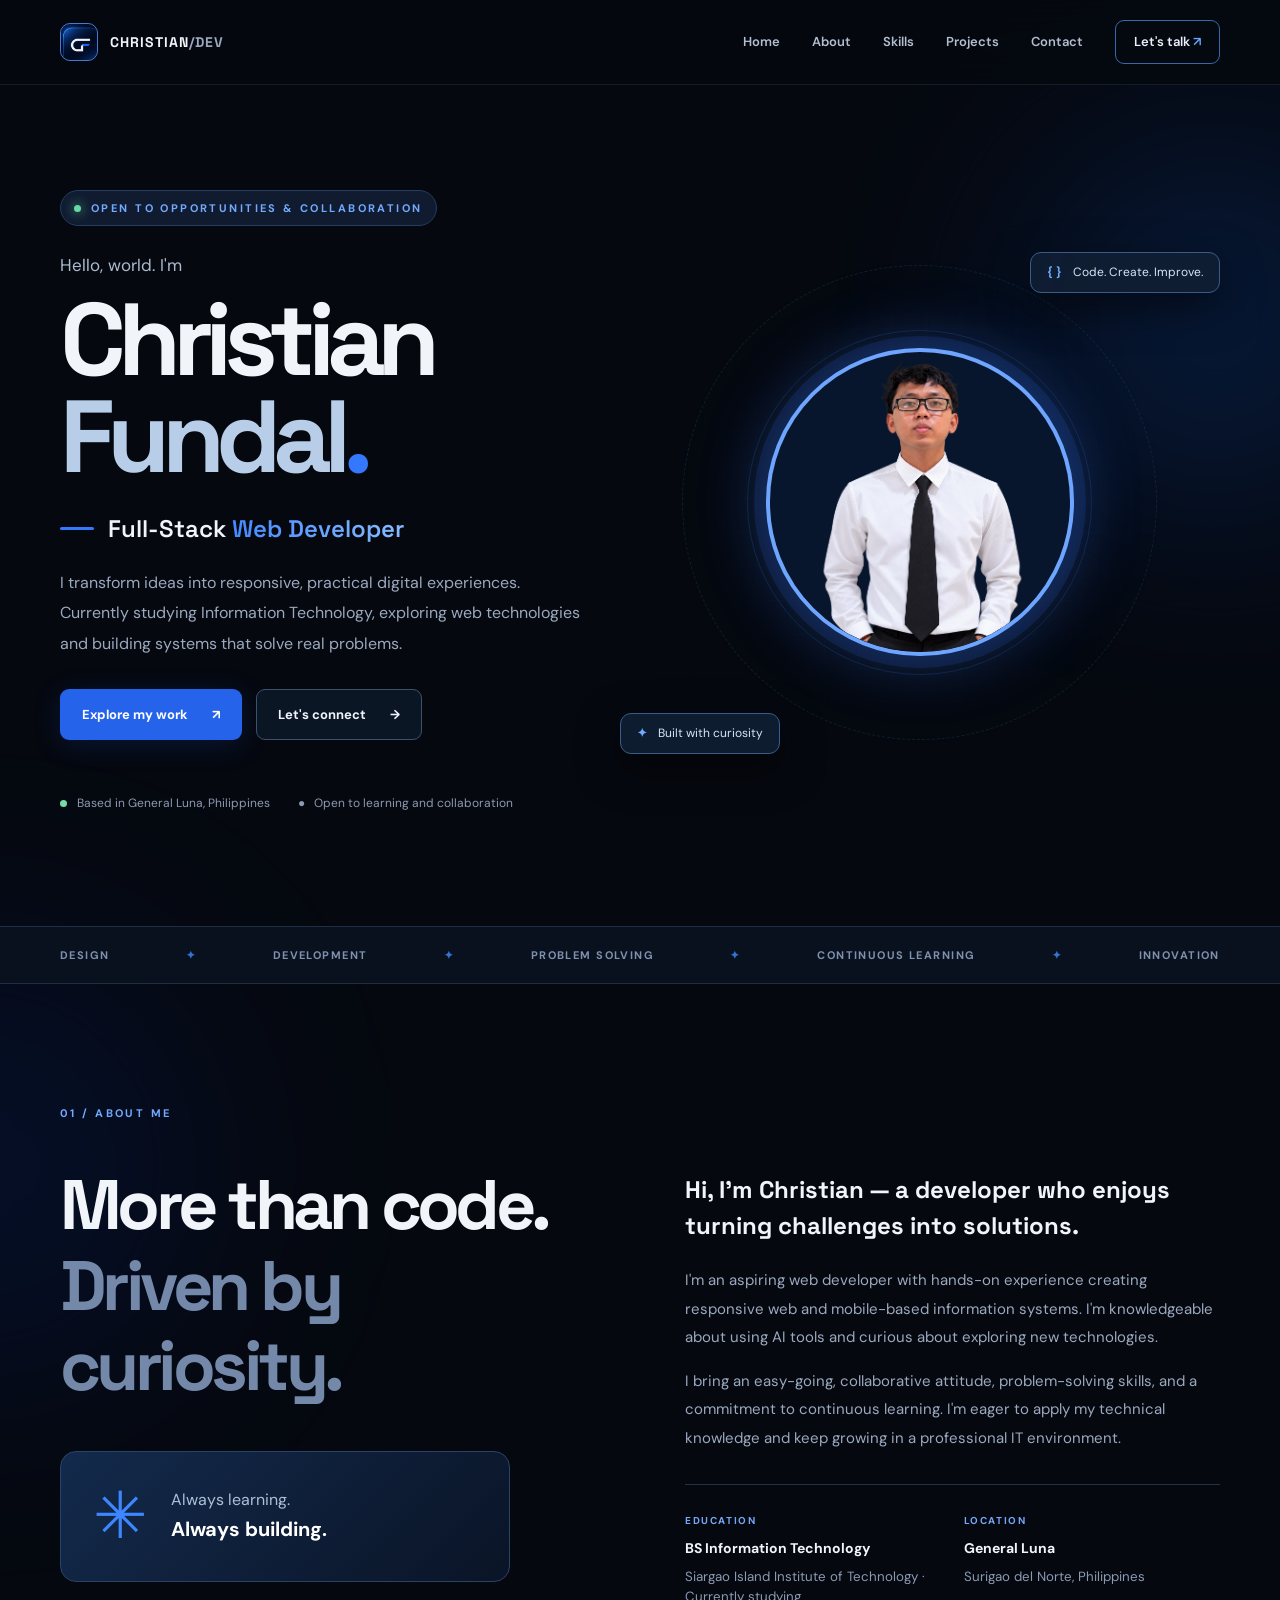
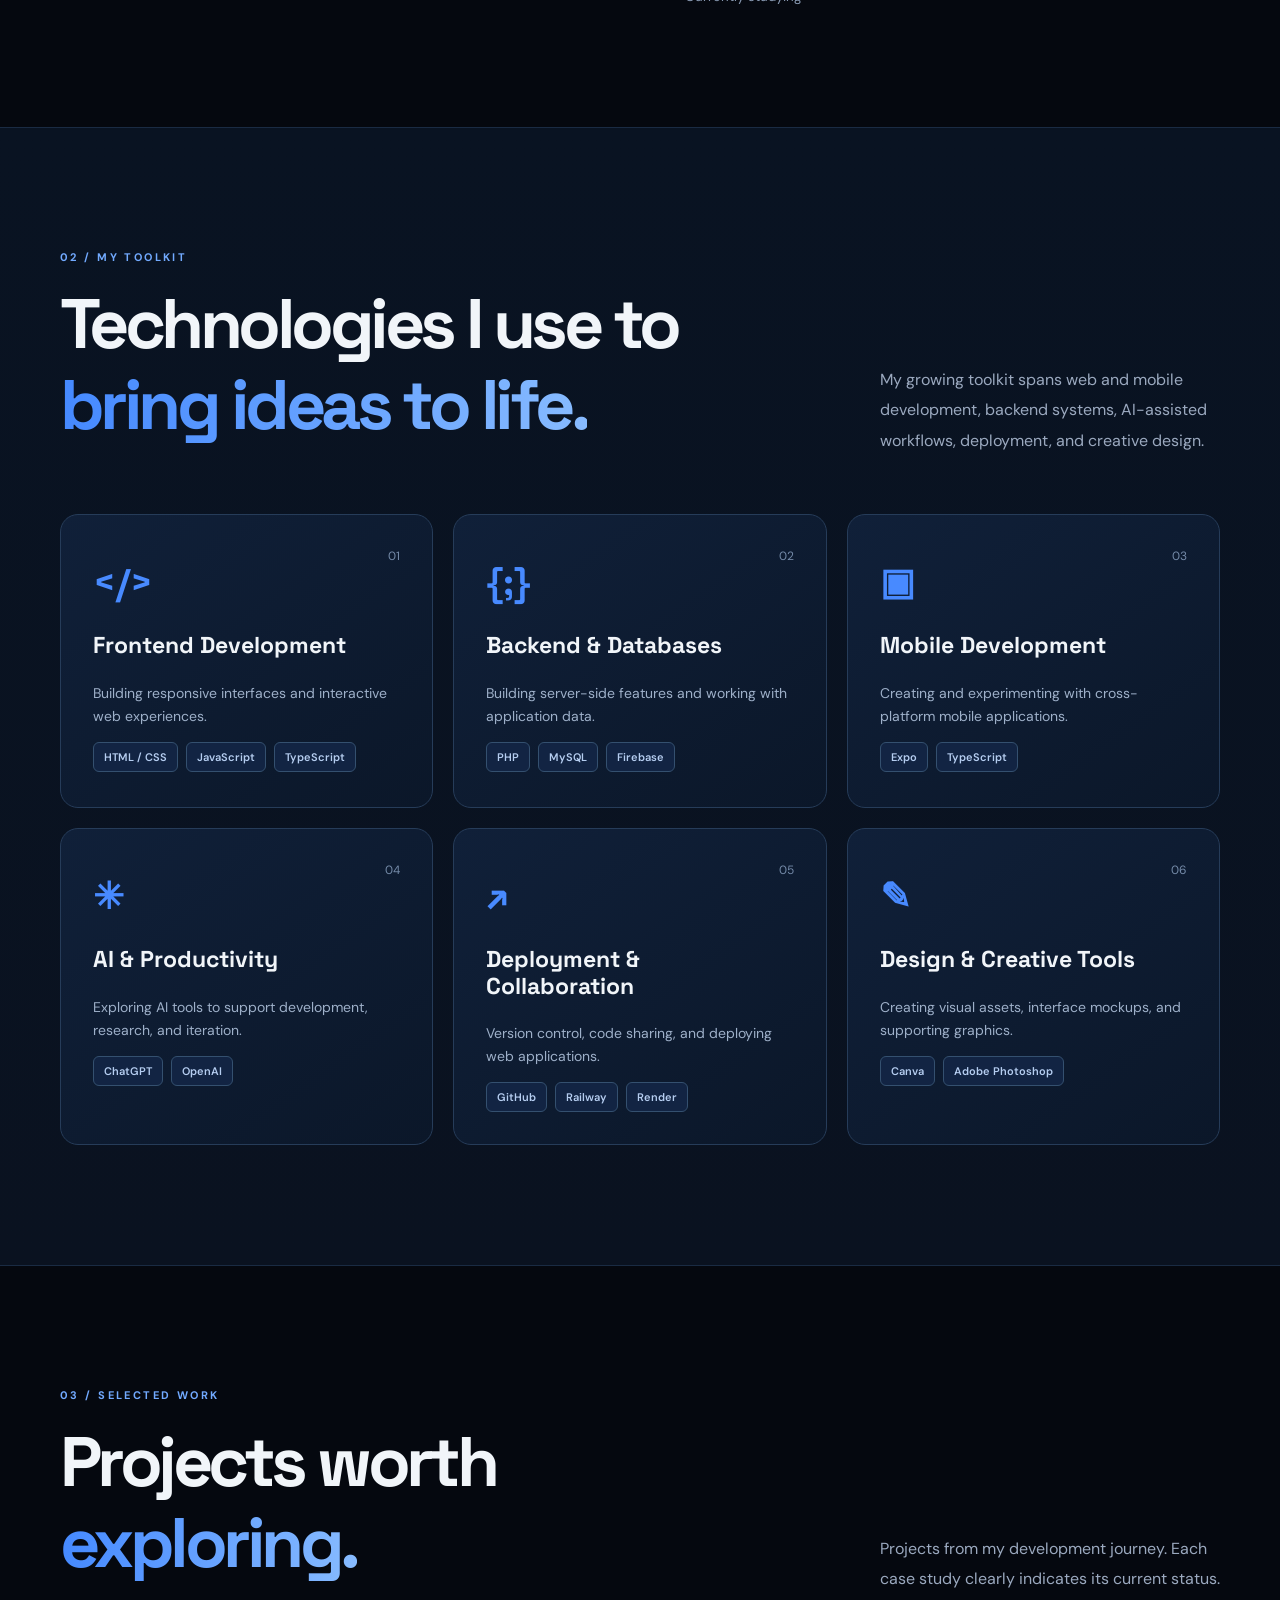
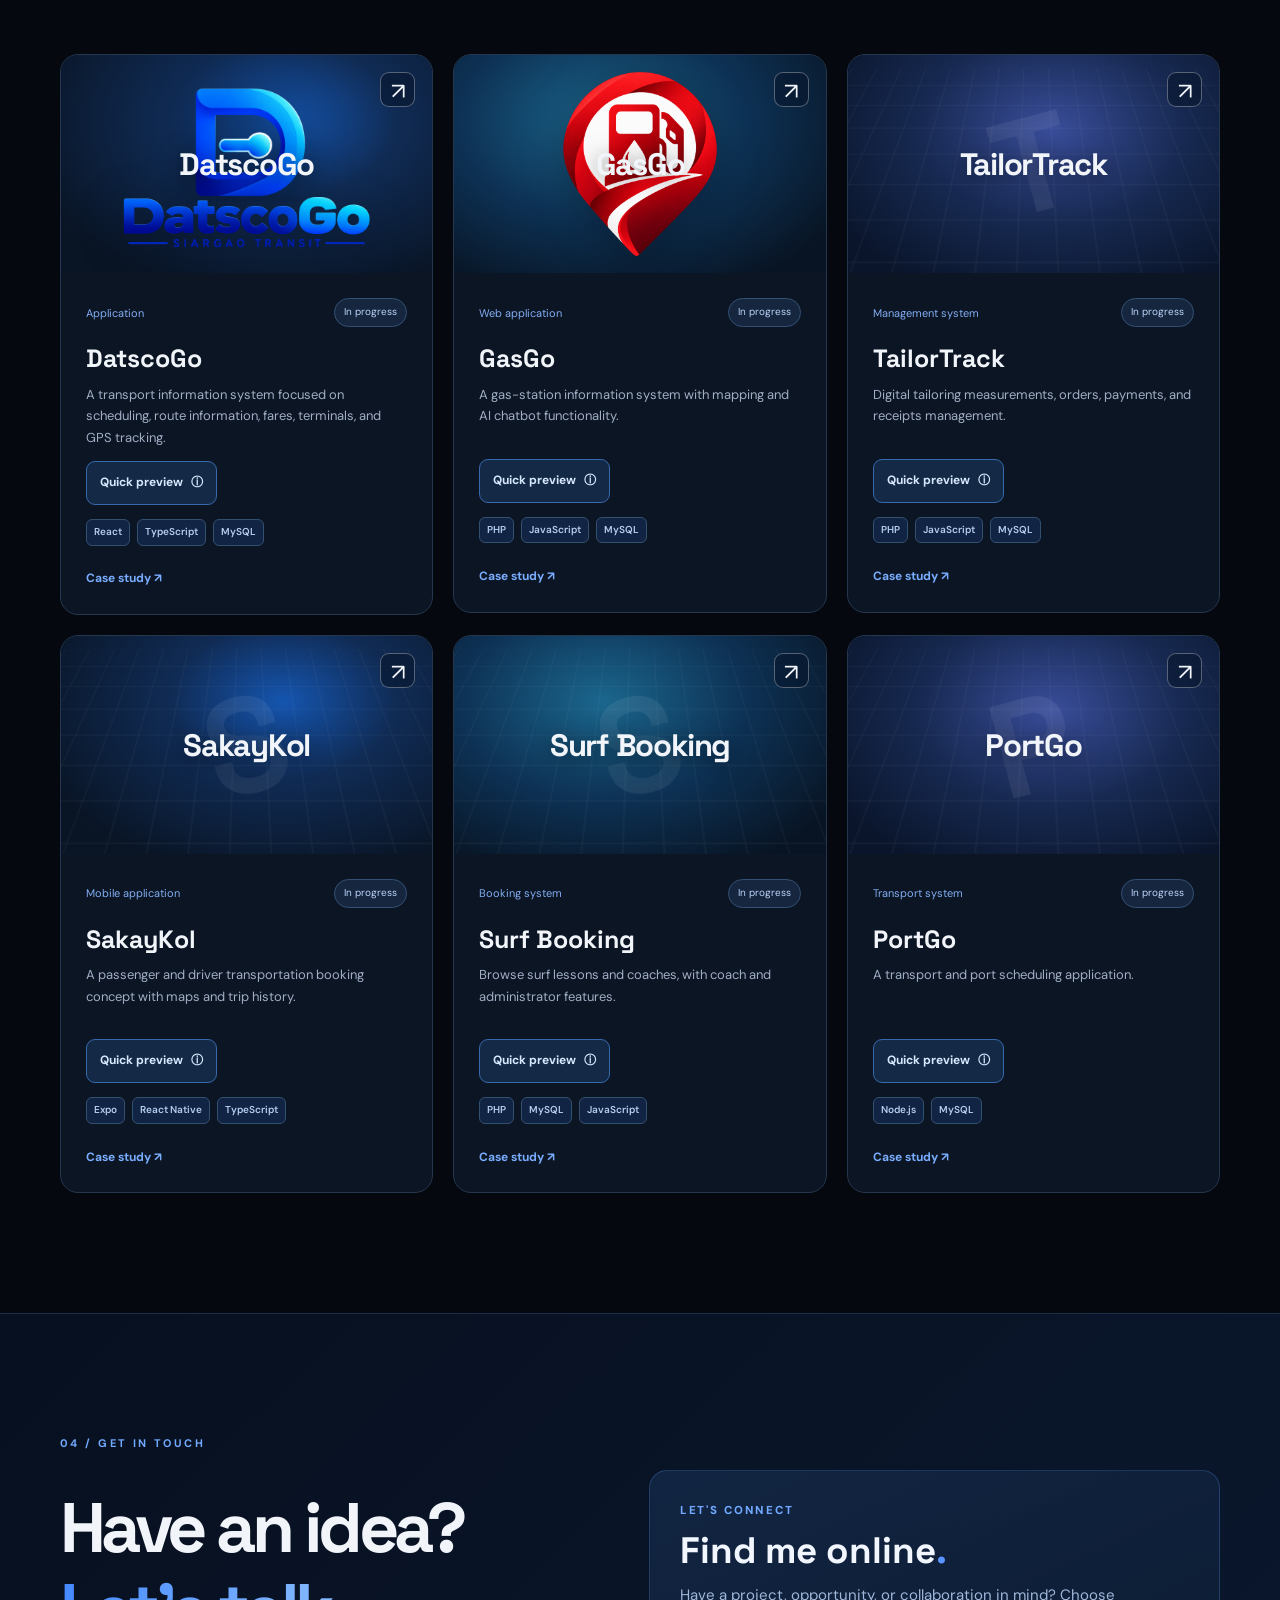
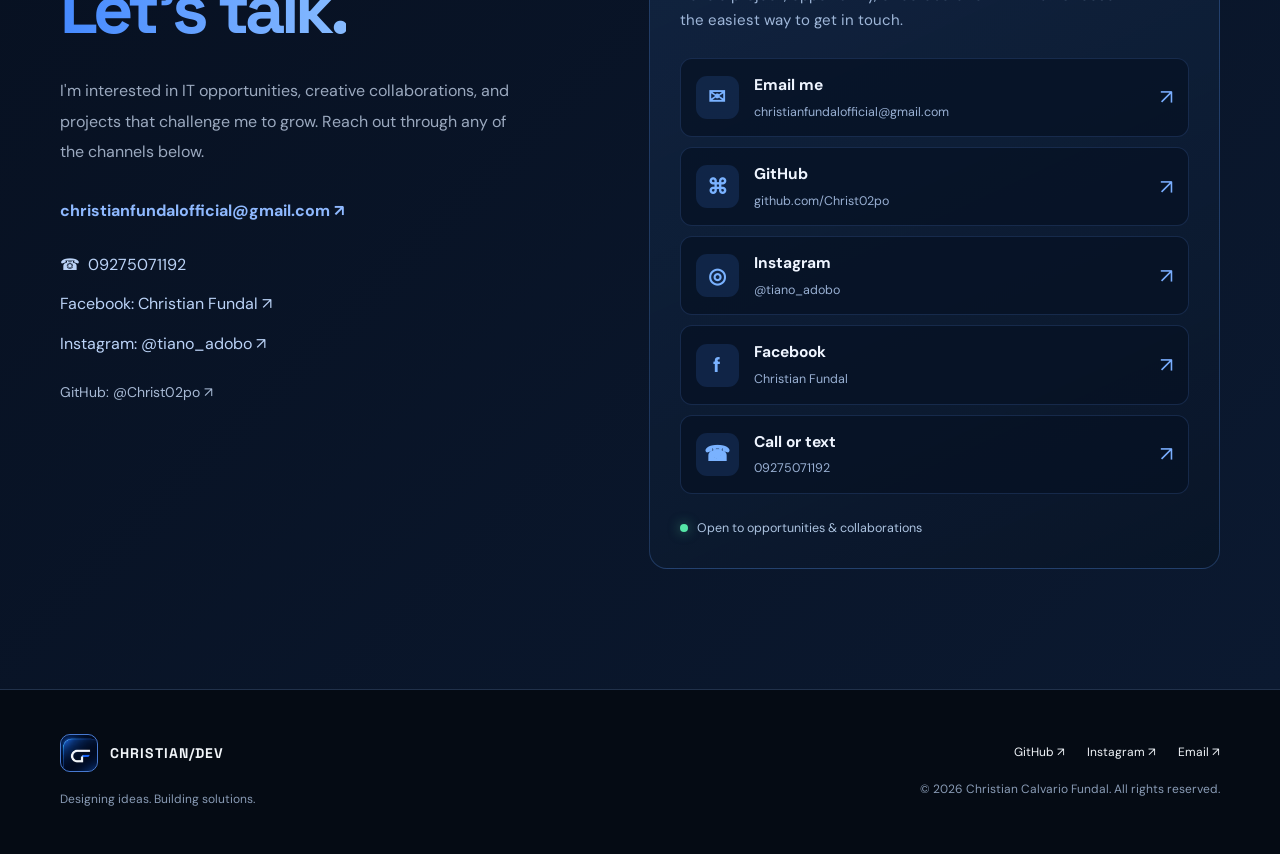
<file: index.html>
<!doctype html><html lang="en"><head><meta charset="UTF-8"><meta name="viewport" content="width=device-width,initial-scale=1"><meta name="theme-color" content="#05080f"><meta name="description" content="Portfolio of Christian Calvario Fundal, full-stack web developer."><title>Portfolio · Christian Fundal</title><link rel="icon" type="image/png" href="assets/img/christian-icon.png"><link rel="stylesheet" href="assets/css/style.css"><script src="assets/js/main.js" defer></script></head><body><a class="skip-link" href="#main">Skip to content</a><div class="ambient ambient-one"></div><div class="ambient ambient-two"></div><header class="site-header"><div class="container header-inner"><a class="brand" href="index.html" aria-label="Christian Fundal home"><span class="brand-mark"><img src="assets/img/christian-icon.png" alt="" width="38" height="38"></span><span>CHRISTIAN<span class="brand-muted">/DEV</span></span></a><button class="menu-toggle" aria-label="Toggle navigation" aria-expanded="false" aria-controls="site-nav"><span></span><span></span><span></span></button><nav id="site-nav" class="site-nav" aria-label="Main navigation"><a href="#home">Home</a><a href="#about">About</a><a href="#skills">Skills</a><a href="#projects">Projects</a><a href="#contact">Contact</a><a class="nav-resume" href="#contact">Let's talk <span aria-hidden="true">↗</span></a></nav></div></header><main id="main"><section class="hero section container" id="home"><div class="hero-content reveal"><div class="eyebrow"><span class="pulse-dot"></span> OPEN TO OPPORTUNITIES & COLLABORATION</div><div class="hero-kicker">Hello, world. I'm</div><h1>Christian<br><span>Fundal<span class="dot">.</span></span></h1><div class="role-line"><span class="line-accent"></span><span>Full-Stack <span class="text-gradient">Web Developer</span></span></div><p class="hero-copy">I transform ideas into responsive, practical digital experiences. Currently studying Information Technology, exploring web technologies and building systems that solve real problems.</p><div class="hero-actions"><a class="btn btn-primary" href="#projects">Explore my work <span aria-hidden="true">↗</span></a><a class="btn btn-outline" href="#contact">Let's connect <span aria-hidden="true">→</span></a></div><div class="hero-meta"><span><i></i> Based in General Luna, Philippines</span><span>● &nbsp; Open to learning and collaboration</span></div></div><div class="hero-visual reveal"><div class="visual-orbit orbit-outer"></div><div class="visual-orbit orbit-inner"></div><div class="visual-core has-photo"><img class="hero-portrait" src="assets/img/profile.png" alt="Portrait of Christian Calvario Fundal" width="360" height="360" fetchpriority="high" onerror="this.remove();this.parentElement.classList.remove('has-photo');this.parentElement.innerHTML='<span class=code-bracket>&lt;</span><span>CF</span><span class=code-bracket>/&gt;</span>'"></div><div class="floating-chip chip-top"><span class="chip-icon">{ }</span> Code. Create. Improve.</div><div class="floating-chip chip-bottom"><span class="chip-spark">✦</span> Built with curiosity</div><div class="visual-grid"></div></div></section>
<div class="ticker"><div class="container ticker-inner"><span>DESIGN</span><b>✦</b><span>DEVELOPMENT</span><b>✦</b><span>PROBLEM SOLVING</span><b>✦</b><span>CONTINUOUS LEARNING</span><b>✦</b><span>INNOVATION</span></div></div>
<section class="section container" id="about"><div class="section-label">01 / ABOUT ME</div><div class="about-grid"><div class="reveal"><h2 class="section-title">More than code.<br><span class="muted-title">Driven by curiosity.</span></h2><div class="about-card"><div class="about-symbol">✳</div><p>Always learning.<br><strong>Always building.</strong></p></div></div><div class="about-body reveal"><h3>Hi, I'm Christian — a developer who enjoys turning challenges into solutions.</h3><p>I'm an aspiring web developer with hands-on experience creating responsive web and mobile-based information systems. I'm knowledgeable about using AI tools and curious about exploring new technologies.</p><p>I bring an easy-going, collaborative attitude, problem-solving skills, and a commitment to continuous learning. I'm eager to apply my technical knowledge and keep growing in a professional IT environment.</p><div class="about-facts"><div><span>EDUCATION</span><strong>BS Information Technology</strong><small>Siargao Island Institute of Technology · Currently studying</small></div><div><span>LOCATION</span><strong>General Luna</strong><small>Surigao del Norte, Philippines</small></div></div></div></div></section>
<section class="section skills-section" id="skills"><div class="container"><div class="section-label">02 / MY TOOLKIT</div><div class="section-heading reveal"><h2 class="section-title">Technologies I use to<br><span class="text-gradient">bring ideas to life.</span></h2><p>My growing toolkit spans web and mobile development, backend systems, AI-assisted workflows, deployment, and creative design.</p></div><div class="skills-grid">
<article class="skill-card reveal"><div class="skill-index">01</div><div class="skill-glyph" aria-hidden="true">&lt;/&gt;</div><h3>Frontend Development</h3><p>Building responsive interfaces and interactive web experiences.</p><div class="pills"><span>HTML / CSS</span><span>JavaScript</span><span>TypeScript</span></div></article>
<article class="skill-card reveal"><div class="skill-index">02</div><div class="skill-glyph" aria-hidden="true">{;}</div><h3>Backend &amp; Databases</h3><p>Building server-side features and working with application data.</p><div class="pills"><span>PHP</span><span>MySQL</span><span>Firebase</span></div></article>
<article class="skill-card reveal"><div class="skill-index">03</div><div class="skill-glyph" aria-hidden="true">▣</div><h3>Mobile Development</h3><p>Creating and experimenting with cross-platform mobile applications.</p><div class="pills"><span>Expo</span><span>TypeScript</span></div></article>
<article class="skill-card reveal"><div class="skill-index">04</div><div class="skill-glyph" aria-hidden="true">✳</div><h3>AI &amp; Productivity</h3><p>Exploring AI tools to support development, research, and iteration.</p><div class="pills"><span>ChatGPT</span><span>OpenAI</span></div></article>
<article class="skill-card reveal"><div class="skill-index">05</div><div class="skill-glyph" aria-hidden="true">↗</div><h3>Deployment &amp; Collaboration</h3><p>Version control, code sharing, and deploying web applications.</p><div class="pills"><span>GitHub</span><span>Railway</span><span>Render</span></div></article>
<article class="skill-card reveal"><div class="skill-index">06</div><div class="skill-glyph" aria-hidden="true">✎</div><h3>Design &amp; Creative Tools</h3><p>Creating visual assets, interface mockups, and supporting graphics.</p><div class="pills"><span>Canva</span><span>Adobe Photoshop</span></div></article>
</div></div></section>
<section class="section container" id="projects"><div class="section-label">03 / SELECTED WORK</div><div class="section-heading reveal"><h2 class="section-title">Projects worth<br><span class="text-gradient">exploring.</span></h2><p>Projects from my development journey. Each case study clearly indicates its current status.</p></div><div class="project-grid"><article class="project-card reveal"><a class="project-art project-art-1" href="project.html?id=datscogo" aria-label="View DatscoGo details"><img class="project-photo" src="assets/img/datscogo.png" alt="Datscogo project logo" loading="lazy"><span class="art-name">DatscoGo</span><span class="project-explore">↗</span></a><div class="project-card-body"><div class="project-topline"><span>Application</span><span class="status-pill">In progress</span></div><h3><a href="project.html?id=datscogo">DatscoGo</a></h3><p>A transport information system focused on scheduling, route information, fares, terminals, and GPS tracking.</p><div class="project-preview-area"><button type="button" class="project-preview-trigger" aria-expanded="false" aria-controls="project-preview-1">Quick preview <span aria-hidden="true">ⓘ</span></button><div class="project-preview-popover" id="project-preview-1" role="region" aria-label="DatscoGo quick project information"><div class="preview-eyebrow">PROJECT SNAPSHOT <span>In progress</span></div><h4>DatscoGo</h4><p>A transport information system focused on scheduling, route information, fares, terminals, and GPS tracking.</p><div class="preview-meta"><strong>Category:</strong> Application</div><div class="preview-meta"><strong>Technologies:</strong> React, TypeScript, MySQL</div><a class="preview-detail-link" href="project.html?id=datscogo">View full case study ↗</a></div></div><div class="project-bottom"><div class="pills small"><span>React</span><span>TypeScript</span><span>MySQL</span></div><a href="project.html?id=datscogo" class="text-link">Case study ↗</a></div></div></article><article class="project-card reveal"><a class="project-art project-art-2" href="project.html?id=gasgo" aria-label="View GasGo details"><img class="project-photo" src="assets/img/gasgo.png" alt="Gasgo project logo" loading="lazy"><span class="art-name">GasGo</span><span class="project-explore">↗</span></a><div class="project-card-body"><div class="project-topline"><span>Web application</span><span class="status-pill">In progress</span></div><h3><a href="project.html?id=gasgo">GasGo</a></h3><p>A gas-station information system with mapping and AI chatbot functionality.</p><div class="project-preview-area"><button type="button" class="project-preview-trigger" aria-expanded="false" aria-controls="project-preview-2">Quick preview <span aria-hidden="true">ⓘ</span></button><div class="project-preview-popover" id="project-preview-2" role="region" aria-label="GasGo quick project information"><div class="preview-eyebrow">PROJECT SNAPSHOT <span>In progress</span></div><h4>GasGo</h4><p>A gas-station information system with mapping and AI chatbot functionality.</p><div class="preview-meta"><strong>Category:</strong> Web application</div><div class="preview-meta"><strong>Technologies:</strong> PHP, JavaScript, MySQL</div><a class="preview-detail-link" href="project.html?id=gasgo">View full case study ↗</a></div></div><div class="project-bottom"><div class="pills small"><span>PHP</span><span>JavaScript</span><span>MySQL</span></div><a href="project.html?id=gasgo" class="text-link">Case study ↗</a></div></div></article><article class="project-card reveal"><a class="project-art project-art-3" href="project.html?id=tailortrack" aria-label="View TailorTrack details"><span class="art-grid"></span><span class="project-monogram">T</span><span class="art-name">TailorTrack</span><span class="project-explore">↗</span></a><div class="project-card-body"><div class="project-topline"><span>Management system</span><span class="status-pill">In progress</span></div><h3><a href="project.html?id=tailortrack">TailorTrack</a></h3><p>Digital tailoring measurements, orders, payments, and receipts management.</p><div class="project-preview-area"><button type="button" class="project-preview-trigger" aria-expanded="false" aria-controls="project-preview-3">Quick preview <span aria-hidden="true">ⓘ</span></button><div class="project-preview-popover" id="project-preview-3" role="region" aria-label="TailorTrack quick project information"><div class="preview-eyebrow">PROJECT SNAPSHOT <span>In progress</span></div><h4>TailorTrack</h4><p>Digital tailoring measurements, orders, payments, and receipts management.</p><div class="preview-meta"><strong>Category:</strong> Management system</div><div class="preview-meta"><strong>Technologies:</strong> PHP, JavaScript, MySQL</div><a class="preview-detail-link" href="project.html?id=tailortrack">View full case study ↗</a></div></div><div class="project-bottom"><div class="pills small"><span>PHP</span><span>JavaScript</span><span>MySQL</span></div><a href="project.html?id=tailortrack" class="text-link">Case study ↗</a></div></div></article><article class="project-card reveal"><a class="project-art project-art-1" href="project.html?id=sakaykol" aria-label="View SakayKol details"><span class="art-grid"></span><span class="project-monogram">S</span><span class="art-name">SakayKol</span><span class="project-explore">↗</span></a><div class="project-card-body"><div class="project-topline"><span>Mobile application</span><span class="status-pill">In progress</span></div><h3><a href="project.html?id=sakaykol">SakayKol</a></h3><p>A passenger and driver transportation booking concept with maps and trip history.</p><div class="project-preview-area"><button type="button" class="project-preview-trigger" aria-expanded="false" aria-controls="project-preview-4">Quick preview <span aria-hidden="true">ⓘ</span></button><div class="project-preview-popover" id="project-preview-4" role="region" aria-label="SakayKol quick project information"><div class="preview-eyebrow">PROJECT SNAPSHOT <span>In progress</span></div><h4>SakayKol</h4><p>A passenger and driver transportation booking concept with maps and trip history.</p><div class="preview-meta"><strong>Category:</strong> Mobile application</div><div class="preview-meta"><strong>Technologies:</strong> Expo, React Native, TypeScript</div><a class="preview-detail-link" href="project.html?id=sakaykol">View full case study ↗</a></div></div><div class="project-bottom"><div class="pills small"><span>Expo</span><span>React Native</span><span>TypeScript</span></div><a href="project.html?id=sakaykol" class="text-link">Case study ↗</a></div></div></article><article class="project-card reveal"><a class="project-art project-art-2" href="project.html?id=surf-booking" aria-label="View Surf Booking details"><span class="art-grid"></span><span class="project-monogram">S</span><span class="art-name">Surf Booking</span><span class="project-explore">↗</span></a><div class="project-card-body"><div class="project-topline"><span>Booking system</span><span class="status-pill">In progress</span></div><h3><a href="project.html?id=surf-booking">Surf Booking</a></h3><p>Browse surf lessons and coaches, with coach and administrator features.</p><div class="project-preview-area"><button type="button" class="project-preview-trigger" aria-expanded="false" aria-controls="project-preview-5">Quick preview <span aria-hidden="true">ⓘ</span></button><div class="project-preview-popover" id="project-preview-5" role="region" aria-label="Surf Booking quick project information"><div class="preview-eyebrow">PROJECT SNAPSHOT <span>In progress</span></div><h4>Surf Booking</h4><p>Browse surf lessons and coaches, with coach and administrator features.</p><div class="preview-meta"><strong>Category:</strong> Booking system</div><div class="preview-meta"><strong>Technologies:</strong> PHP, MySQL, JavaScript</div><a class="preview-detail-link" href="project.html?id=surf-booking">View full case study ↗</a></div></div><div class="project-bottom"><div class="pills small"><span>PHP</span><span>MySQL</span><span>JavaScript</span></div><a href="project.html?id=surf-booking" class="text-link">Case study ↗</a></div></div></article><article class="project-card reveal"><a class="project-art project-art-3" href="project.html?id=portgo" aria-label="View PortGo details"><span class="art-grid"></span><span class="project-monogram">P</span><span class="art-name">PortGo</span><span class="project-explore">↗</span></a><div class="project-card-body"><div class="project-topline"><span>Transport system</span><span class="status-pill">In progress</span></div><h3><a href="project.html?id=portgo">PortGo</a></h3><p>A transport and port scheduling application.</p><div class="project-preview-area"><button type="button" class="project-preview-trigger" aria-expanded="false" aria-controls="project-preview-6">Quick preview <span aria-hidden="true">ⓘ</span></button><div class="project-preview-popover" id="project-preview-6" role="region" aria-label="PortGo quick project information"><div class="preview-eyebrow">PROJECT SNAPSHOT <span>In progress</span></div><h4>PortGo</h4><p>A transport and port scheduling application.</p><div class="preview-meta"><strong>Category:</strong> Transport system</div><div class="preview-meta"><strong>Technologies:</strong> Node.js, MySQL</div><a class="preview-detail-link" href="project.html?id=portgo">View full case study ↗</a></div></div><div class="project-bottom"><div class="pills small"><span>Node.js</span><span>MySQL</span></div><a href="project.html?id=portgo" class="text-link">Case study ↗</a></div></div></article></div></section>
<section class="section contact-section" id="contact"><div class="container"><div class="section-label">04 / GET IN TOUCH</div><div class="contact-grid"><div class="reveal"><h2 class="section-title">Have an idea?<br><span class="text-gradient">Let's talk.</span></h2><p class="contact-copy">I'm interested in IT opportunities, creative collaborations, and projects that challenge me to grow. Reach out through any of the channels below.</p><a class="contact-email" href="mailto:christianfundalofficial@gmail.com">christianfundalofficial@gmail.com ↗</a><div class="contact-details"><a href="tel:+639275071192">☎ &nbsp;09275071192</a><a href="https://www.facebook.com/search/top?q=Christian%20Fundal" target="_blank" rel="noopener noreferrer">Facebook: Christian Fundal ↗</a><a href="https://www.instagram.com/tiano_adobo/" target="_blank" rel="noopener noreferrer">Instagram: @tiano_adobo ↗</a></div><div class="contact-social"><a href="https://github.com/Christ02po" target="_blank" rel="noopener noreferrer">GitHub: @Christ02po ↗</a></div></div><div class="contact-panel connect-panel reveal" aria-label="Ways to connect"><div class="connect-intro"><span class="connect-kicker">LET'S CONNECT</span><h3>Find me online<span class="dot">.</span></h3><p>Have a project, opportunity, or collaboration in mind? Choose the easiest way to get in touch.</p></div><div class="connect-links"><a class="connect-link" href="mailto:christianfundalofficial@gmail.com"><span class="connect-icon" aria-hidden="true">✉</span><span class="connect-label"><strong>Email me</strong><small>christianfundalofficial@gmail.com</small></span><span class="connect-arrow" aria-hidden="true">↗</span></a><a class="connect-link" href="https://github.com/Christ02po" target="_blank" rel="noopener noreferrer"><span class="connect-icon" aria-hidden="true">⌘</span><span class="connect-label"><strong>GitHub</strong><small>github.com/Christ02po</small></span><span class="connect-arrow" aria-hidden="true">↗</span></a><a class="connect-link" href="https://www.instagram.com/tiano_adobo/" target="_blank" rel="noopener noreferrer"><span class="connect-icon" aria-hidden="true">◎</span><span class="connect-label"><strong>Instagram</strong><small>@tiano_adobo</small></span><span class="connect-arrow" aria-hidden="true">↗</span></a><a class="connect-link" href="https://www.facebook.com/search/top?q=Christian%20Fundal" target="_blank" rel="noopener noreferrer"><span class="connect-icon" aria-hidden="true">f</span><span class="connect-label"><strong>Facebook</strong><small>Christian Fundal</small></span><span class="connect-arrow" aria-hidden="true">↗</span></a><a class="connect-link" href="tel:+639275071192"><span class="connect-icon" aria-hidden="true">☎</span><span class="connect-label"><strong>Call or text</strong><small>09275071192</small></span><span class="connect-arrow" aria-hidden="true">↗</span></a></div><div class="connect-foot"><span class="available-dot" aria-hidden="true"></span> Open to opportunities & collaborations</div></div></div></div></section></main>
<div class="project-modal-layer" id="project-modal-layer" aria-hidden="true">
  <div class="project-modal-backdrop" data-close-preview></div>
  <section class="project-modal" role="dialog" aria-modal="true" aria-label="Project preview" tabindex="-1">
    <button type="button" class="project-modal-close" aria-label="Close project preview" data-close-preview>×</button>
    <div class="project-modal-content" id="project-modal-content"></div>
  </section>
</div>
<footer class="footer"><div class="container footer-inner"><div><a class="brand" href="#home"><span class="brand-mark"><img src="assets/img/christian-icon.png" alt="" width="38" height="38"></span> CHRISTIAN/DEV</a><p>Designing ideas. Building solutions.</p></div><div class="footer-right"><div class="footer-social"><a href="https://github.com/Christ02po" target="_blank" rel="noopener noreferrer">GitHub ↗</a><a href="https://www.instagram.com/tiano_adobo/" target="_blank" rel="noopener noreferrer">Instagram ↗</a><a href="mailto:christianfundalofficial@gmail.com">Email ↗</a></div><small>© <span id="year"></span> Christian Calvario Fundal. All rights reserved.</small></div></div></footer></body></html>
</file>
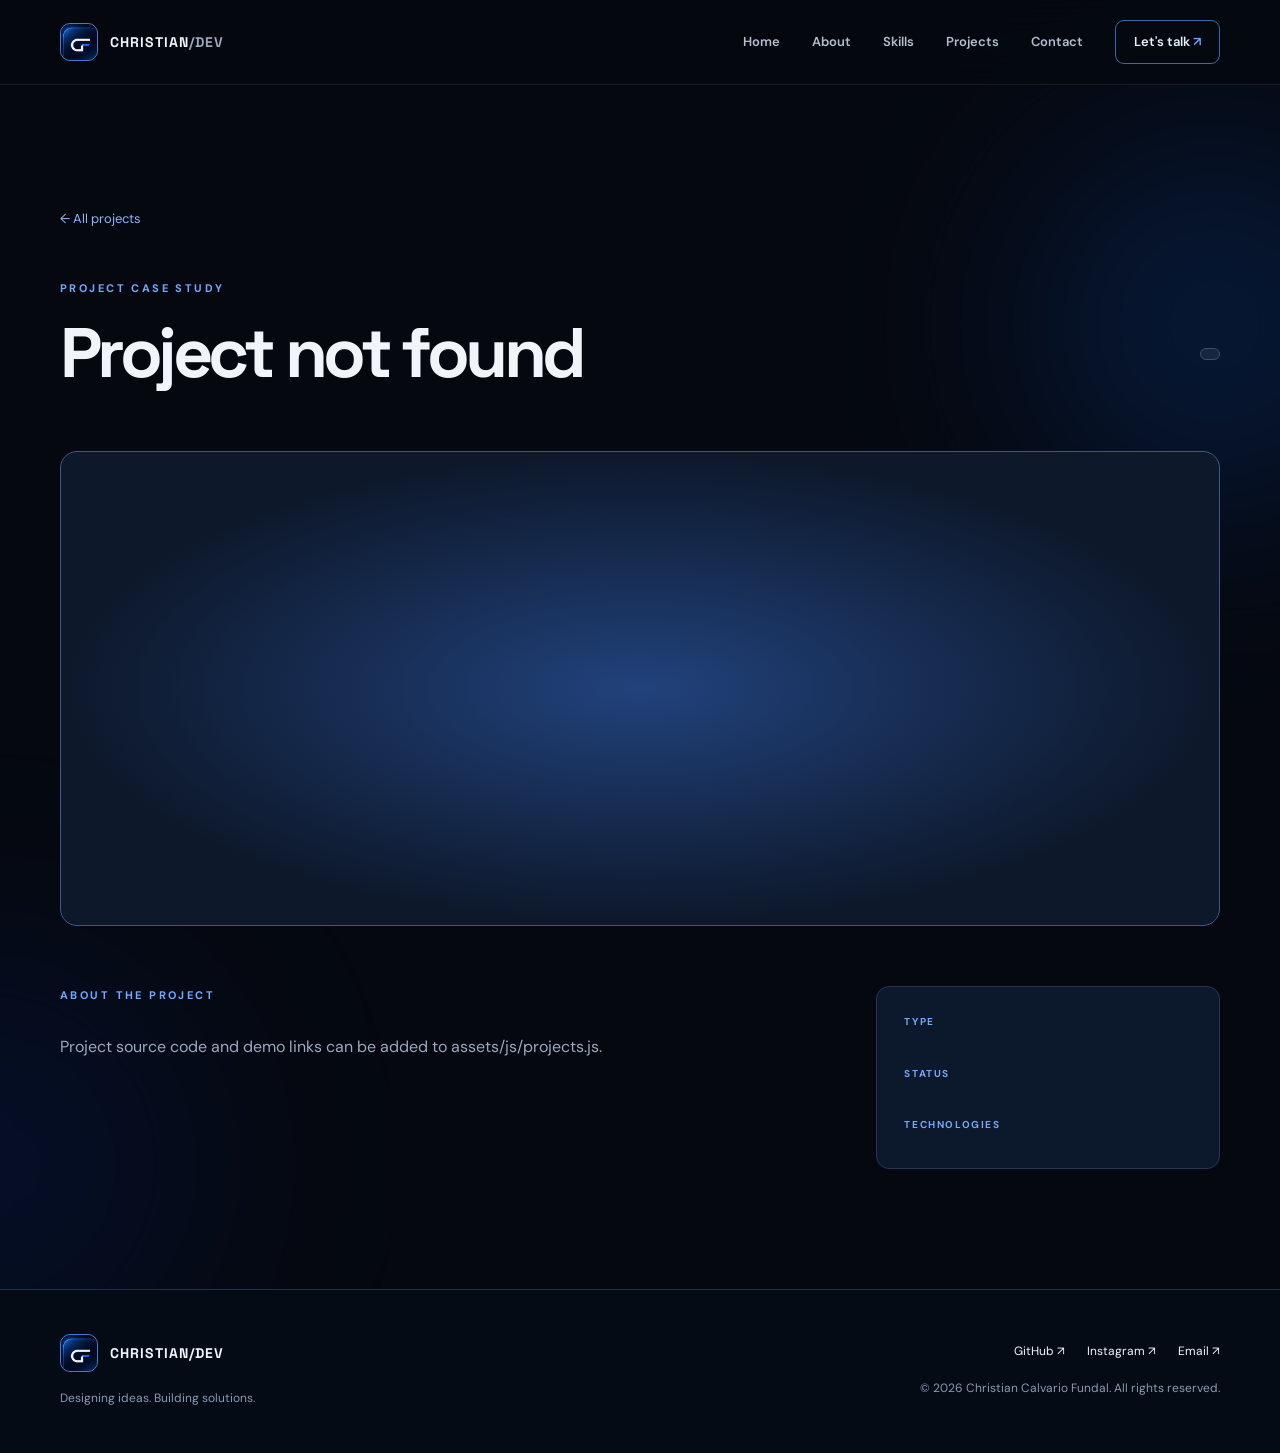
<file: project.html>
<!doctype html><html lang="en"><head><meta charset="UTF-8"><meta name="viewport" content="width=device-width,initial-scale=1"><meta name="theme-color" content="#05080f"><title>Project · Christian Fundal</title><link rel="icon" type="image/png" href="assets/img/christian-icon.png"><link rel="stylesheet" href="assets/css/style.css"><script src="assets/js/projects.js" defer></script><script src="assets/js/main.js" defer></script><script src="assets/js/project-detail.js" defer></script></head><body><div class="ambient ambient-one"></div><div class="ambient ambient-two"></div><header class="site-header"><div class="container header-inner"><a class="brand" href="index.html" aria-label="Christian Fundal home"><span class="brand-mark"><img src="assets/img/christian-icon.png" alt="" width="38" height="38"></span><span>CHRISTIAN<span class="brand-muted">/DEV</span></span></a><button class="menu-toggle" aria-label="Toggle navigation" aria-expanded="false" aria-controls="site-nav"><span></span><span></span><span></span></button><nav id="site-nav" class="site-nav" aria-label="Main navigation"><a href="index.html#home">Home</a><a href="index.html#about">About</a><a href="index.html#skills">Skills</a><a href="index.html#projects">Projects</a><a href="index.html#contact">Contact</a><a class="nav-resume" href="index.html#contact">Let's talk <span aria-hidden="true">↗</span></a></nav></div></header><main id="main"><section class="container section detail-section"><a class="back-link" href="index.html#projects">← All projects</a><div class="section-label">PROJECT CASE STUDY</div><div class="detail-heading"><div><h1 class="section-title" id="project-title">Project<span class="dot">.</span></h1><p class="detail-summary" id="project-summary"></p></div><span class="status-pill" id="project-status"></span></div><div class="detail-cover project-art-1"><span class="detail-placeholder" id="project-cover"></span></div><div class="detail-grid"><article><div class="section-label">ABOUT THE PROJECT</div><div class="detail-description" id="project-description"></div><div class="detail-actions"><p class="muted">Project source code and demo links can be added to assets/js/projects.js.</p></div></article><aside class="detail-facts"><div><span>TYPE</span><strong id="project-category"></strong></div><div><span>STATUS</span><strong id="project-status-text"></strong></div><div><span>TECHNOLOGIES</span><div class="pills" id="project-tech"></div></div></aside></div></section></main><footer class="footer"><div class="container footer-inner"><div><a class="brand" href="#home"><span class="brand-mark"><img src="assets/img/christian-icon.png" alt="" width="38" height="38"></span> CHRISTIAN/DEV</a><p>Designing ideas. Building solutions.</p></div><div class="footer-right"><div class="footer-social"><a href="https://github.com/Christ102po" target="_blank" rel="noopener noreferrer">GitHub ↗</a><a href="https://www.instagram.com/tiano_adobo/" target="_blank" rel="noopener noreferrer">Instagram ↗</a><a href="mailto:christianfundalofficial@gmail.com">Email ↗</a></div><small>© <span id="year"></span> Christian Calvario Fundal. All rights reserved.</small></div></div></footer></body></html>
</file>
<file: assets/css/style.css>
@import url('https://fonts.googleapis.com/css2?family=DM+Sans:wght@400;500;600;700&family=Space+Grotesk:wght@400;500;600;700&display=swap');
:root{--bg:#05080f;--navy:#0b1629;--card:#0d1729;--card2:#101f36;--border:#253149;--text:#f1f5f9;--muted:#9ba9bf;--blue:#3478ff;--blue2:#69a4ff;--radius:18px;--container:1160px}*{box-sizing:border-box}html{scroll-behavior:smooth;scroll-padding-top:96px}body{margin:0;background:var(--bg);color:var(--text);font-family:'DM Sans',Arial,sans-serif;line-height:1.65;overflow-x:hidden}h1,h2,h3,p{margin-top:0}h1,h2,h3{font-family:'Space Grotesk',sans-serif;line-height:1.15}a{color:inherit;text-decoration:none}button,input,textarea,select{font:inherit}button{cursor:pointer}button:focus-visible,a:focus-visible,input:focus-visible,textarea:focus-visible,select:focus-visible{outline:2px solid var(--blue2);outline-offset:3px}.container{width:min(calc(100% - 48px),var(--container));margin-inline:auto}.section{padding-top:120px;padding-bottom:120px;position:relative}.ambient{pointer-events:none;position:absolute;z-index:-1;filter:blur(100px);opacity:.28;border-radius:50%}.ambient-one{background:#0c4199;width:390px;height:390px;top:130px;right:-130px}.ambient-two{background:#071f61;width:450px;height:450px;top:940px;left:-240px}.skip-link{position:absolute;z-index:30;top:-100px;left:20px;background:#fff;color:#000;padding:10px}.skip-link:focus{top:10px}.site-header{position:sticky;top:0;z-index:20;background:rgba(5,8,15,.88);border-bottom:1px solid rgba(140,174,222,.12);backdrop-filter:blur(18px)}.header-inner{display:flex;align-items:center;justify-content:space-between;min-height:84px;gap:24px}.brand{display:inline-flex;align-items:center;gap:12px;font:700 14px 'Space Grotesk',sans-serif;letter-spacing:.08em;white-space:nowrap}.brand-mark{display:grid;place-items:center;width:38px;height:38px;border:1px solid #4779d0;border-radius:10px;background:#102347;font-size:21px;letter-spacing:-.09em}.brand-mark span,.dot{color:var(--blue)}.brand-muted{color:var(--muted)}.site-nav{display:flex;align-items:center;gap:32px}.site-nav a{font-size:13px;font-weight:600;color:#b3bfd0;transition:color .2s}.site-nav a:hover,.footer a:hover{color:var(--blue2)}.site-nav .nav-resume{border:1px solid #3a68ab;color:#e9f1ff;padding:10px 18px;border-radius:9px}.nav-resume span{color:var(--blue2)}.menu-toggle{display:none}.hero{min-height:680px;display:grid;grid-template-columns:1.06fr .94fr;align-items:center;gap:30px;padding-top:105px;padding-bottom:112px}.eyebrow,.section-label{font-size:11px;letter-spacing:.22em;color:#72aaff;font-weight:700}.eyebrow{display:inline-flex;align-items:center;gap:10px;border:1px solid #263c61;border-radius:30px;padding:8px 13px;background:#101b30}.pulse-dot{height:7px;width:7px;border-radius:50%;background:#66d8a2;box-shadow:0 0 12px #66d8a2}.hero-kicker{color:#adbbce;font-size:17px;margin-top:25px}.hero h1{font-size:clamp(64px,8vw,117px);line-height:.95;letter-spacing:-.08em;margin:12px 0 27px}.hero h1>span{color:#b8cee8}.role-line{font:600 clamp(18px,2.3vw,24px) 'Space Grotesk',sans-serif;display:flex;align-items:center;gap:14px}.line-accent{width:34px;height:3px;background:var(--blue);border-radius:3px}.text-gradient{background:linear-gradient(90deg,#4589ff,#87bbff);color:transparent;background-clip:text}.hero-copy,.section-heading>p,.contact-copy{font-size:16px;color:var(--muted);max-width:565px;line-height:1.9}.hero-copy{max-width:525px;margin-top:24px}.hero-actions,.detail-actions,.form-actions{display:flex;align-items:center;gap:14px;flex-wrap:wrap;margin-top:30px}.btn{display:inline-flex;align-items:center;justify-content:center;gap:24px;padding:14px 21px;font-size:13px;font-weight:700;border-radius:9px;border:1px solid transparent;transition:transform .22s,background .22s,box-shadow .22s;min-height:48px}.btn:hover{transform:translateY(-3px)}.btn-primary{color:white;background:#2563eb;box-shadow:0 5px 28px #1851cd33}.btn-primary:hover{background:#397cf8;box-shadow:0 6px 30px #2563eb55}.btn-outline{color:#eef3fc;border-color:#3d506e;background:#0b1625}.btn-outline:hover{border-color:#5d93fa}.hero-meta{display:flex;gap:28px;flex-wrap:wrap;margin-top:54px;color:#8d9ab1;font-size:12px}.hero-meta i{display:inline-block;width:7px;height:7px;background:#76dca6;border-radius:50%;margin-right:7px}.hero-visual{height:475px;position:relative;display:grid;place-items:center}.visual-orbit{position:absolute;border:1px solid #27446d;border-radius:50%;aspect-ratio:1}.orbit-outer{width:min(96%,475px);border-style:dashed;animation:spin 65s linear infinite}.orbit-inner{width:min(71%,345px);box-shadow:0 0 110px #1655b525;border-color:#1c4984}.visual-core{height:190px;width:190px;border-radius:38px;background:linear-gradient(135deg,#133c81,#09182f);display:flex;align-items:center;justify-content:center;gap:7px;border:1px solid #4e89dc;box-shadow:0 0 90px #2667d44d,inset 0 0 35px #5494ff1b;transform:rotate(-8deg);font:700 64px 'Space Grotesk',sans-serif;letter-spacing:-.09em}.code-bracket{font-size:36px;color:#62a5ff}.floating-chip{position:absolute;z-index:3;padding:11px 16px;border:1px solid #395b8a;border-radius:11px;background:#101e33e8;box-shadow:0 14px 40px #0008;font-size:12px;color:#d8e4f8;animation:float 6s ease-in-out infinite}.chip-top{top:60px;right:0}.chip-bottom{bottom:58px;left:0;animation-delay:-3s}.chip-icon,.chip-spark{color:#70acff;font-weight:700;margin-right:8px}.visual-grid{position:absolute;inset:0;background-image:linear-gradient(#24426518 1px,transparent 1px),linear-gradient(90deg,#24426518 1px,transparent 1px);background-size:34px 34px;mask-image:radial-gradient(circle,black,transparent 70%);z-index:-1}.ticker{border-top:1px solid #202e43;border-bottom:1px solid #202e43;background:#09111f}.ticker-inner{display:flex;justify-content:space-between;align-items:center;gap:14px;padding-block:19px;color:#7e91ad;font-size:11px;letter-spacing:.13em;font-weight:700}.ticker b{color:#3373d5}.section-title{font-size:clamp(38px,5.5vw,70px);letter-spacing:-.065em;margin:18px 0 27px}.muted-title{color:#7489a9}.about-grid{display:grid;grid-template-columns:1fr 1fr;gap:90px;margin-top:25px}.about-card{display:flex;align-items:center;gap:24px;background:linear-gradient(135deg,#132a4c,#0a1426);border:1px solid #294368;border-radius:16px;padding:32px;max-width:450px;margin-top:44px}.about-symbol{font-size:65px;color:#3d86fe;line-height:1}.about-card p{margin:0;color:#aebfd8}.about-card strong{color:#fff;font-size:20px}.about-body{padding-top:25px}.about-body h3{font-size:24px;line-height:1.5;margin-bottom:22px}.about-body>p{color:var(--muted);font-size:15px;line-height:1.9}.about-facts{display:grid;grid-template-columns:1fr 1fr;gap:22px;margin-top:32px;border-top:1px solid var(--border);padding-top:28px}.about-facts>div,.detail-facts>div{display:flex;flex-direction:column;gap:7px}.about-facts span,.detail-facts span{color:#75a8f8;font-size:10px;letter-spacing:.16em;font-weight:700}.about-facts strong,.detail-facts strong{font-size:14px}.about-facts small{color:#8a9bb4;line-height:1.5}.skills-section{background:linear-gradient(180deg,#091322,#0a1220);border-block:1px solid #1a2b43}.section-heading{display:flex;align-items:end;justify-content:space-between;gap:30px}.section-heading>p{width:340px}.skills-grid,.project-grid{display:grid;grid-template-columns:repeat(3,minmax(0,1fr));gap:20px;margin-top:42px}.skill-card{background:linear-gradient(145deg,#102039,#0b1729);border:1px solid #263c59;border-radius:var(--radius);padding:32px;min-height:294px;transition:transform .2s,border-color .2s}.skill-card:hover,.project-card:hover{transform:translateY(-5px);border-color:#3c70bd}.skill-index{color:#758ba9;font-size:12px;float:right}.skill-glyph{font:700 37px 'Space Grotesk',sans-serif;color:#488aff;margin:12px 0 26px}.skill-card h3{font-size:23px}.skill-card p{color:#9eb0c9;font-size:14px;min-height:43px}.pills{display:flex;flex-wrap:wrap;gap:7px}.pills span{border:1px solid #34506f;color:#b5cdf0;background:#122443;padding:5px 10px;border-radius:6px;font-size:11px;font-weight:600}.pills.small span{padding:4px 7px;font-size:10px}.project-grid{margin-top:44px}.project-card{border:1px solid #25374e;border-radius:18px;overflow:hidden;background:#0c1524;transition:transform .22s,border-color .22s}.project-art{height:218px;display:flex;position:relative;align-items:center;justify-content:center;overflow:hidden;background:radial-gradient(ellipse at 60% 30%,#1555af 0%,#102b54 36%,#091424 85%)}.project-art-2{background:radial-gradient(ellipse at 40% 30%,#1b668d,#0d3154 46%,#081423 88%)}.project-art-3{background:radial-gradient(ellipse at 55% 34%,#394d9a,#172951 46%,#0a152b 88%)}.project-art img,.detail-cover img{height:100%;width:100%;object-fit:cover;position:absolute;inset:0}.art-grid{position:absolute;inset:0;background-image:linear-gradient(#fff1 1px,transparent 1px),linear-gradient(90deg,#fff1 1px,transparent 1px);background-size:25px 25px;transform:perspective(180px) rotateX(25deg) scale(1.3);opacity:.45}.project-monogram{position:absolute;font:700 135px 'Space Grotesk',sans-serif;color:#ffffff12;transform:rotate(-15deg);line-height:1}.art-name{z-index:1;font:700 31px 'Space Grotesk',sans-serif;letter-spacing:-.04em;text-shadow:0 3px 22px #0008}.project-explore{z-index:3;position:absolute;right:17px;top:17px;width:35px;height:35px;border:1px solid #ffffff50;border-radius:9px;background:#07172d99;display:grid;place-items:center;font-size:23px}.project-card-body{padding:25px}.project-topline{display:flex;justify-content:space-between;gap:10px;align-items:center;color:#82aef2;font-size:11px}.status-pill{font-size:10px;border:1px solid #345174;color:#bcd3fa;background:#15263e;padding:5px 9px;border-radius:40px;white-space:nowrap}.project-card h3{font-size:25px;margin:17px 0 11px}.project-card-body>p{color:#a0aec4;font-size:13px;min-height:62px}.project-bottom{display:flex;gap:12px;flex-direction:column;justify-content:space-between;min-height:70px}.text-link{font-size:12px;color:#79adff;font-weight:700}.notice,.empty{background:#11213a;border:1px solid #365481;border-radius:12px;padding:18px;margin-top:32px}.contact-section{background:linear-gradient(135deg,#071020,#0b1930);border-top:1px solid #1a2e49}.contact-grid{display:grid;grid-template-columns:.95fr 1.05fr;gap:72px;margin-top:18px}.contact-copy{max-width:450px}.contact-email{color:#8fb9ff;display:inline-block;word-break:break-word;margin:14px 0 28px;font-weight:700}.contact-social{display:flex;gap:24px;color:#a7b9d4;font-size:14px}.contact-panel,.admin-panel{border:1px solid #2a4161;background:#0e1b31;border-radius:18px;padding:32px}.contact-panel label,.login-card label,.edit-form label{display:flex;flex-direction:column;gap:8px;font-size:10px;letter-spacing:.13em;color:#9ab7dd;font-weight:700;margin-bottom:18px}.contact-panel input,.contact-panel textarea,.login-card input,.edit-form input:not([type=checkbox]),.edit-form textarea,.edit-form select{width:100%;border:1px solid #304462;background:#091425;color:#f1f5ff;border-radius:9px;padding:13px 14px;outline:none;font-size:13px;letter-spacing:normal}.contact-panel :is(input,textarea):focus,.edit-form :is(input,textarea,select):focus{border-color:#5e92ed}.form-row{display:grid;grid-template-columns:1fr 1fr;gap:15px}.contact-panel textarea,.edit-form textarea{resize:vertical}.form-note{font-size:11px;color:#8296b3;margin:16px 0 0}.hp-field{position:absolute;left:-10000px}.footer{border-top:1px solid #21314a;padding:44px 0;background:#050b14}.footer-inner{display:flex;align-items:center;justify-content:space-between;gap:20px}.footer p,.footer small{color:#899bb5;font-size:12px}.footer p{margin:10px 0 0}.footer-right{text-align:right}.footer-social{display:flex;justify-content:end;gap:22px;margin-bottom:12px;font-size:12px}.flash{padding:14px 18px;margin-top:22px;border-radius:10px;border:1px solid #2f735f;background:#103327;color:#b9f8dc}.flash.error{border-color:#8d4350;background:#351a24;color:#ffced3}.detail-section{min-height:85vh}.back-link{color:#8db7f9;display:inline-block;margin-bottom:50px;font-size:13px}.detail-heading{display:flex;align-items:center;justify-content:space-between;gap:24px}.detail-heading h1{margin:15px 0}.detail-summary{font-size:18px;color:#a7b6ca;max-width:750px}.detail-cover{position:relative;height:clamp(260px,39vw,475px);display:grid;place-items:center;border:1px solid #375b8b;border-radius:17px;overflow:hidden;margin:40px 0 60px;background:radial-gradient(ellipse at center,#21427c,#0d182b 70%)}.detail-placeholder{font:700 clamp(45px,10vw,100px) 'Space Grotesk',sans-serif;letter-spacing:-.06em;color:#e3eeff}.detail-grid{display:grid;grid-template-columns:1.5fr .7fr;gap:80px}.detail-description{font-size:16px;color:#adbdd1;line-height:2;overflow-wrap:anywhere}.detail-facts{background:#0c192c;border:1px solid #243852;border-radius:13px;padding:27px;display:flex;flex-direction:column;gap:28px}.muted{color:var(--muted)}.login-wrap{min-height:100vh;display:grid;place-items:center;padding:24px;background:radial-gradient(ellipse at center,#102b55,#05080f 75%)}.login-card{background:#0e1b31;border:1px solid #2b4771;border-radius:20px;padding:45px;width:min(100%,460px)}.login-card h1{font-size:34px;margin:36px 0 6px}.login-card p{color:var(--muted);margin-bottom:28px}.login-card input{margin-top:5px}.login-card .btn{width:100%;margin-bottom:26px}.login-card .back-link{margin:0}.admin-body{background:#08111f}.admin-top{background:#0a182a;border-bottom:1px solid #263953}.admin-top-inner{display:flex;align-items:center;justify-content:space-between;gap:20px;min-height:80px}.admin-top nav{display:flex;align-items:center;gap:19px;flex-wrap:wrap}.admin-top nav a,.inline-form button{font-size:12px;color:#bcd0e9}.inline-form{margin:0}.inline-form button{border:0;background:none;padding:0}.admin-main{padding-top:50px;padding-bottom:100px;min-height:85vh}.admin-heading h1{font-size:42px;margin:10px 0 32px}.stat-grid{display:grid;grid-template-columns:repeat(3,1fr);gap:17px;margin-bottom:27px}.stat-card{border:1px solid #2b4260;padding:27px;border-radius:14px;background:#102139;display:flex;flex-direction:column;gap:10px}.stat-card span{font-size:11px;color:#9ab7e1;letter-spacing:.14em}.stat-card strong{font:700 52px 'Space Grotesk',sans-serif}.stat-card a{color:#7aabfa;font-size:12px}.admin-panel h2{margin-bottom:10px}.admin-panel>p,.toolbar p{color:#a7bad3}.toolbar{display:flex;align-items:center;justify-content:space-between;gap:20px;margin-bottom:20px}.admin-table-wrap{overflow:auto;border:1px solid #2b4260;border-radius:12px}.admin-table{border-collapse:collapse;width:100%;min-width:680px;background:#0c1b30}.admin-table th,.admin-table td{padding:19px;text-align:left;border-bottom:1px solid #263953;font-size:13px}.admin-table th{background:#122743;color:#94baff;font-size:11px;letter-spacing:.1em}.actions{display:flex;align-items:center;gap:13px}.actions a,.actions button{color:#8ab4fa;background:none;border:0;padding:0;font-size:12px;white-space:nowrap}.actions form{margin:0}.actions button:hover{color:#ff9daa}.edit-form{max-width:870px}.edit-form .check-label{flex-direction:row;align-items:center;letter-spacing:normal;font-size:13px}.edit-form input[type=checkbox]{accent-color:#2563eb}.edit-form input[type=file]{padding:10px}.message-list{display:grid;gap:16px}.message-card{padding:24px;border:1px solid #2b4260;border-radius:14px;background:#0d1b2f}.message-card.unread{border-left:4px solid #4389ff}.message-head{display:flex;justify-content:space-between;gap:18px}.message-date{font-size:11px;color:#8c9fbb}.message-head h2{font-size:20px;margin:8px 0}.message-head p,.message-text{color:#aebed2;font-size:13px}.message-text{white-space:normal;overflow-wrap:anywhere;border-top:1px solid #29394e;padding-top:17px;margin-bottom:0}.reveal{opacity:0;transform:translateY(22px);transition:opacity .7s ease,transform .7s ease}.reveal.visible{opacity:1;transform:translateY(0)}@keyframes float{0%,100%{transform:translateY(0)}50%{transform:translateY(-10px)}}@keyframes spin{to{transform:rotate(360deg)}}@media(max-width:1000px){.site-nav{gap:17px}.hero{grid-template-columns:1fr .8fr}.visual-core{width:145px;height:145px;font-size:45px}.code-bracket{font-size:25px}.about-grid{gap:40px}.contact-grid{gap:36px}}@media(max-width:760px){.container{width:min(calc(100% - 36px),var(--container))}.section{padding-block:80px}.header-inner{min-height:72px}.menu-toggle{display:flex;width:42px;height:42px;flex-direction:column;justify-content:center;gap:5px;align-items:center;border:1px solid #355074;border-radius:9px;background:#0e1c31}.menu-toggle span{height:2px;width:18px;background:#d4e4ff}.site-nav{display:none;position:absolute;left:0;right:0;top:72px;background:#0b1629;border-bottom:1px solid #324c71;padding:19px 24px;flex-direction:column;align-items:stretch;gap:18px}.site-nav.open{display:flex}.site-nav a{padding:6px}.site-nav .nav-resume{text-align:center}.hero{grid-template-columns:1fr;padding-top:82px;padding-bottom:75px}.hero h1{font-size:clamp(65px,13vw,102px)}.hero-visual{height:310px;max-width:470px;width:100%;margin:auto}.orbit-outer{width:300px}.orbit-inner{width:230px}.visual-core{height:135px;width:135px;border-radius:30px}.chip-top{top:14px;right:2px}.chip-bottom{bottom:18px;left:2px}.hero-meta{margin-top:35px}.ticker-inner{flex-wrap:wrap;justify-content:center;gap:12px 18px}.ticker-inner span{font-size:10px}.about-grid,.contact-grid,.detail-grid{grid-template-columns:1fr;gap:32px}.about-body{padding-top:0}.about-card{margin-top:22px}.section-heading{display:block}.section-heading>p{width:auto}.skills-grid,.project-grid{grid-template-columns:repeat(2,minmax(0,1fr))}.footer-inner{align-items:start}.admin-top-inner{flex-direction:column;padding-block:16px}.admin-top nav{justify-content:center}.stat-grid{grid-template-columns:1fr}.detail-heading{align-items:start;flex-direction:column}.detail-grid{gap:35px}}@media(max-width:540px){.hero h1{font-size:clamp(62px,15vw,80px)}.hero-copy{font-size:14px}.hero-actions .btn{width:100%}.section-title{font-size:43px}.skills-grid,.project-grid{grid-template-columns:1fr}.skill-card{min-height:255px}.about-facts,.form-row{grid-template-columns:1fr}.contact-panel{padding:20px}.footer-inner{flex-direction:column}.footer-right{text-align:left}.footer-social{justify-content:start}.hero-visual{height:270px}.orbit-outer{width:265px}.orbit-inner{width:195px}.visual-core{width:117px;height:117px;font-size:36px}.floating-chip{font-size:10px;padding:8px}.chip-top{right:0}.hero-meta{gap:10px;flex-direction:column}.login-card{padding:26px}.detail-cover{margin-bottom:35px}.admin-top nav{gap:13px}.admin-table th,.admin-table td{padding:12px}.message-head{flex-direction:column}.toolbar{align-items:start;flex-direction:column}}@media(prefers-reduced-motion:reduce){*,*::before,*::after{scroll-behavior:auto!important;animation:none!important;transition:none!important}.reveal{opacity:1;transform:none}}

/* Editable homepage portrait */
.visual-core.has-photo{overflow:hidden;padding:0;border-radius:50%;border:4px solid #6ea5ff;box-shadow:0 0 0 12px rgba(52,120,255,.13),0 0 65px rgba(52,120,255,.38);background:#142544}
.hero-portrait{display:block;width:100%;height:100%;object-fit:cover;object-position:center center;border-radius:50%}
.photo-settings{max-width:720px}.photo-settings p{color:#a7bad3}
.photo-preview-box{width:min(100%,240px);aspect-ratio:1;margin:22px 0;display:grid;place-items:center;overflow:hidden;border:3px solid #407cdd;border-radius:20px;background:#091425}
.photo-preview{width:100%;height:100%;object-fit:cover;display:block}.photo-preview[hidden]{display:none}
.photo-placeholder{font-weight:800;font-size:75px;color:#8db7ff}
.photo-settings input[type=file]{display:block;max-width:100%;margin:10px 0 20px;color:#e1e9f8}
.photo-settings .form-actions{display:flex;flex-wrap:wrap;gap:12px;margin-bottom:20px}

/* Skills: responsive 6-card toolkit */
.skills-grid{grid-template-columns:repeat(3,minmax(0,1fr));align-items:stretch}
.skill-card{height:100%}
.skill-card .pills{display:flex;flex-wrap:wrap;gap:8px}
@media(max-width:900px){.skills-grid{grid-template-columns:repeat(2,minmax(0,1fr))}}
@media(max-width:540px){.skills-grid{grid-template-columns:1fr}}


/* Mouse-reactive accents. Keep the default cursor for usability. */
.scroll-progress{position:fixed;top:0;left:0;right:0;height:3px;transform:scaleX(0);transform-origin:left center;background:linear-gradient(90deg,#2563eb,#7dd3fc);box-shadow:0 0 12px rgba(96,165,250,.6);z-index:101;pointer-events:none}
@media (hover:hover) and (pointer:fine){
  .cursor-glow,.cursor-ring{position:fixed;top:0;left:0;z-index:90;pointer-events:none;opacity:0;will-change:transform;transition:opacity .24s ease}
  .cursor-glow{width:360px;height:360px;border-radius:50%;background:radial-gradient(circle,rgba(45,116,255,.12) 0%,rgba(37,99,235,.05) 28%,transparent 68%);mix-blend-mode:screen}
  .cursor-ring{width:32px;height:32px;border:1px solid rgba(116,179,255,.8);border-radius:50%;box-shadow:0 0 18px rgba(50,123,255,.2);transition:opacity .24s ease,width .2s ease,height .2s ease,background .2s ease,border-color .2s ease}
  .cursor-glow.active,.cursor-ring.active{opacity:1}
  .cursor-ring.hovering{width:54px;height:54px;background:rgba(37,99,235,.11);border-color:#93c5fd}
  .cursor-ring.clicking{width:21px;height:21px;background:rgba(37,99,235,.28)}
  .cursor-reactive{position:relative;isolation:isolate}
  .cursor-reactive::after{content:"";position:absolute;inset:0;border-radius:inherit;background:radial-gradient(280px circle at var(--pointer-x,-400px) var(--pointer-y,-400px),rgba(66,133,255,.17),transparent 70%);opacity:0;transition:opacity .25s;pointer-events:none;z-index:2}
  .cursor-reactive:hover::after{opacity:1}
  .cursor-reactive>*{position:relative;z-index:3}
}
@media (prefers-reduced-motion:reduce){.cursor-glow,.cursor-ring{display:none!important}.scroll-progress{box-shadow:none}.cursor-reactive::after{display:none!important}}

/* Skill cards gently zoom OUT (shrink) when hovered with a mouse. */
@media (hover: hover) and (pointer: fine) {
  .skills-grid .skill-card {
    transform-origin: center center;
    transition: transform 280ms cubic-bezier(.2,.8,.2,1), box-shadow 280ms ease, border-color 280ms ease;
  }
  /* Specificity overrides the existing reveal and generic card hover transforms. */
  .skills-grid .skill-card:hover,
  .skills-grid .skill-card.reveal.visible:hover {
    transform: scale(.94);
    border-color: #4b91fc;
    box-shadow: 0 15px 38px rgba(20, 85, 190, .22), inset 0 0 18px rgba(50, 125, 255, .06);
  }
}
@media (prefers-reduced-motion: reduce) {
  .skills-grid .skill-card:hover,
  .skills-grid .skill-card.reveal.visible:hover {
    transform: none;
  }
}


/* Project quick preview — one authoritative implementation, no clipped popovers. */
.project-grid{align-items:start}
.project-card{position:relative;overflow:visible;isolation:isolate}
.project-card:hover,.project-card:focus-within,.project-card.preview-open{z-index:5}
.project-preview-area{position:relative;display:block;margin:8px 0 14px}
.project-preview-trigger{display:inline-flex;align-items:center;gap:8px;border:1px solid #3769ab;background:#132945;color:#d7e8ff;font-weight:700;font-size:12px;padding:9px 13px;border-radius:9px;cursor:pointer}
.project-preview-trigger:hover,.project-preview-trigger:focus-visible{border-color:#83b6ff;background:#1b3970}
.project-preview-popover{box-sizing:border-box;display:block;position:relative;inset:auto;width:100%;max-height:0;overflow:hidden;visibility:hidden;opacity:0;margin:0;padding:0 16px;border:0 solid #477cbd;border-radius:14px;background:linear-gradient(135deg,#152d51,#0b182b);box-shadow:none;pointer-events:none;transform:translateY(-8px);transition:max-height .28s ease,opacity .22s ease,transform .22s ease,padding .22s ease,margin .22s ease}
.project-preview-popover h4{font-size:19px;margin:10px 0 7px;color:#f1f6ff}
.project-preview-popover p{font-size:13px;line-height:1.65;color:#c1d3ed;margin:0 0 12px;overflow-wrap:anywhere}
.preview-eyebrow{font-size:10px;letter-spacing:.13em;color:#8dbaff;display:flex;justify-content:space-between;gap:8px}
.preview-eyebrow span{letter-spacing:0;color:#cedcf0}
.preview-meta{font-size:12px;color:#b7cae5;margin:7px 0;overflow-wrap:anywhere}
.preview-meta strong{color:#eff5ff}
.preview-detail-link{display:inline-block;margin-top:11px;color:#91c0ff;font-weight:700;font-size:12px}
/* Hover works independently of JavaScript. :focus-within enables keyboard users. */
@media (hover:hover) and (pointer:fine){.project-card:hover .project-preview-popover{visibility:visible;opacity:1;max-height:650px;overflow:visible;margin-top:12px;padding:18px 16px;border-width:1px;box-shadow:0 15px 35px #0008;pointer-events:auto;transform:translateY(0)}}
.project-card.preview-open .project-preview-popover,.project-card:focus-within .project-preview-popover{visibility:visible;opacity:1;max-height:650px;overflow:visible;margin-top:12px;padding:18px 16px;border-width:1px;box-shadow:0 15px 35px #0008;pointer-events:auto;transform:translateY(0)}
@media(prefers-reduced-motion:reduce){.project-preview-popover{transition:none}}

/* Large three-times portrait: 190px -> 570px on desktop, responsive on smaller screens. */
.hero{grid-template-columns:minmax(0,1fr) minmax(0,1.12fr);gap:24px}
.hero-visual{height:620px;min-width:0;isolation:isolate}
.visual-core.has-photo{width:min(570px,100%);height:auto;aspect-ratio:1;max-width:570px;
  transform:none;z-index:2;position:relative;flex-shrink:0;border-radius:50%}
.visual-core.has-photo .hero-portrait{width:100%;height:100%;object-fit:cover}
.hero-visual:has(.has-photo) .visual-orbit{opacity:.35}
.hero-visual:has(.has-photo) .floating-chip{z-index:4}
@media(max-width:1000px){
 .hero{grid-template-columns:1fr 1fr}
 .hero-visual{height:min(53vw,540px)}
 .visual-core.has-photo{width:min(100%,435px);height:auto}
}
@media(max-width:760px){
 .hero{grid-template-columns:1fr}
 .hero-visual{height:min(92vw,520px);max-width:570px}
 .visual-core.has-photo{width:min(92%,450px);height:auto}
 .hero-visual:has(.has-photo) .floating-chip{display:none}
}
@media(max-width:540px){
 .hero-visual{height:min(93vw,405px)}
 .visual-core.has-photo{width:min(93%,351px);height:auto}
}

/* Responsive refinements — 2026-10-15 */
html{max-width:100%;overflow-x:clip}
img,video,svg{max-width:100%}
img{height:auto}
.container,.hero-content,.about-grid>*,.contact-grid>*,.detail-grid>*,.section-heading>*,.project-card,.skill-card{min-width:0}
h1,h2,h3,p,.about-card,.project-card-body{overflow-wrap:anywhere}
.project-grid,.skills-grid{align-items:stretch}
.project-card{height:fit-content;min-width:0}
.project-art{border-radius:17px 17px 0 0}
.project-preview-trigger{min-height:44px;touch-action:manipulation}
.project-preview-popover{max-width:100%;overflow-wrap:anywhere}
/* Always show a preview when keyboard focus reaches the card. */
.project-card:focus-within{z-index:6}
.hero-content{position:relative;z-index:2}
.hero h1{overflow-wrap:normal;word-break:normal}
.hero-visual{width:100%;max-width:100%}
.hero-portrait{aspect-ratio:1;object-fit:cover}
.contact-panel input,.contact-panel textarea,.edit-form input,.edit-form textarea,.edit-form select{max-width:100%;min-width:0}
.admin-table-wrap{max-width:100%;overscroll-behavior-inline:contain;-webkit-overflow-scrolling:touch}
@media(max-width:1100px){
  .hero{grid-template-columns:minmax(0,1fr) minmax(0,1fr)}
  .hero h1{font-size:clamp(3.25rem,7vw,6.25rem)}
  .hero-visual{height:min(54vw,520px)}
  .hero-visual .visual-core.has-photo{width:min(95%,460px)}
}
@media(max-width:860px){
  .site-nav{gap:12px}
  .site-nav a{font-size:12px}
  .header-inner{gap:12px}
  .skills-grid,.project-grid{grid-template-columns:repeat(2,minmax(0,1fr))}
  .section{padding-block:76px}
  .project-card-body{padding:20px}
}
@media(max-width:760px){
  .hero{grid-template-columns:minmax(0,1fr);gap:20px;padding-top:55px}
  .hero-content{text-align:center}
  .hero .eyebrow,.hero .role-line,.hero-actions,.hero-meta{justify-content:center}
  .hero-copy{margin-inline:auto}
  .hero-visual{height:min(90vw,500px);margin:auto}
  .hero-visual .visual-core.has-photo{width:min(86%,450px)}
  .section-heading{display:block}
  .section-heading>p{width:auto;max-width:610px}
  .about-grid,.contact-grid,.detail-grid{grid-template-columns:minmax(0,1fr)}
  .admin-top nav{flex-wrap:wrap}
  .admin-top-inner{gap:15px}
  .site-nav{max-height:calc(100dvh - 72px);overflow-y:auto}
  .site-nav a{min-height:44px;display:flex;align-items:center}
}
@media(max-width:540px){
  .container{width:calc(100% - 32px)}
  .section{padding-block:64px}
  .hero{padding-top:42px;gap:12px}
  .hero h1{font-size:clamp(3rem,12.5vw,4.7rem)}
  .hero-kicker{font-size:15px}
  .hero-copy{font-size:14px;line-height:1.75}
  .hero-meta{margin-top:24px;gap:9px}
  .hero-actions{gap:10px}
  .hero-actions .btn{width:100%}
  .hero-visual{height:min(90vw,385px)}
  .hero-visual .visual-core.has-photo{width:min(87%,340px)}
  .skills-grid,.project-grid{grid-template-columns:minmax(0,1fr);gap:16px}
  .skill-card{min-height:auto;padding:23px}
  .project-card-body{padding:19px}
  .project-art{height:190px}
  .section-title{font-size:clamp(2.2rem,10vw,3rem)}
  .ticker-inner{gap:9px}
  .about-card{padding:20px;gap:14px}
  .about-symbol{font-size:46px}
  .about-facts,.form-row{grid-template-columns:1fr}
  .contact-panel{padding:18px}
  .preview-eyebrow{flex-wrap:wrap}
  .floating-chip{display:none}
  .footer-social{flex-wrap:wrap;gap:13px}
  .admin-top nav{justify-content:flex-start}
  .stat-card strong{font-size:42px}
}
@media(max-width:360px){
  .container{width:calc(100% - 24px)}
  .brand{font-size:12px;letter-spacing:0}
  .brand-mark{width:33px;height:33px}
  .hero h1{font-size:clamp(2.65rem,12vw,3.1rem)}
  .hero .eyebrow{font-size:9px;letter-spacing:.08em}
  .project-topline{flex-wrap:wrap}
  .project-preview-popover{padding-inline:12px!important}
}
@media (hover:none), (pointer:coarse){
  .skill-card:hover,.project-card:hover{transform:none}
  .cursor-glow,.cursor-ring{display:none!important}
}

/* V5: a true screen-level project preview; old inline preview stays hidden as a data source. */
.project-card .project-preview-popover,
.project-card:hover .project-preview-popover,
.project-card:focus-within .project-preview-popover,
.project-card.preview-open .project-preview-popover {
  display:none!important;
}
.project-modal-layer{position:fixed;inset:0;z-index:99990;display:grid;place-items:center;padding:22px;pointer-events:none;visibility:hidden}
.project-modal-layer.is-open{visibility:visible;pointer-events:auto}
.project-modal-backdrop{position:absolute;inset:0;background:rgba(2,7,19,.72);backdrop-filter:blur(9px);opacity:0;transition:opacity .42s ease}
.project-modal-layer.is-open .project-modal-backdrop{opacity:1}
.project-modal{position:relative;z-index:1;width:min(620px,100%);max-height:min(78vh,720px);overflow:auto;overscroll-behavior:contain;color:#f1f5f9;background:radial-gradient(circle at 20% 0%,#1a4076 0%,#101f38 48%,#081424 100%);border:1px solid #5084c9;box-shadow:0 30px 110px #000e,0 0 65px #2563eb4a;border-radius:50%;padding:clamp(24px,5vw,44px);opacity:0;transform:translateY(70vh) scale(.08);transform-origin:center bottom;transition:transform .66s cubic-bezier(.16,1,.3,1),border-radius .65s cubic-bezier(.16,1,.3,1),opacity .35s ease;will-change:transform,border-radius}
.project-modal-layer.is-open .project-modal{transform:translateY(0) scale(1);border-radius:28px;opacity:1}
.project-modal-content{position:relative;z-index:1;overflow-wrap:anywhere}
.project-modal .preview-eyebrow{display:flex;align-items:center;flex-wrap:wrap;gap:12px;color:#8cbdff;font-size:11px;font-weight:700;letter-spacing:.14em}
.project-modal .preview-eyebrow span{border:1px solid #3f6594;padding:4px 10px;border-radius:30px;color:#d8e8ff;letter-spacing:0;font-size:11px}
.project-modal h4{color:white;font:700 clamp(27px,5vw,40px) 'Space Grotesk',sans-serif;line-height:1.12;margin:22px 0 16px}
.project-modal p{color:#c6d5e9;font-size:15px;line-height:1.8;margin:0 0 22px}
.project-modal .preview-meta{font-size:14px;color:#bbcee7;padding:10px 0;border-top:1px solid #345276}
.project-modal .preview-meta strong{color:#f3f7ff}
.project-modal .preview-detail-link{display:inline-flex;margin-top:20px;padding:13px 19px;background:#2563eb;border-radius:10px;color:#fff;font-size:14px;font-weight:700}
.project-modal-close{position:sticky;top:0;float:right;z-index:2;display:grid;place-items:center;width:42px;height:42px;border:1px solid #527aad;background:#142c4b;border-radius:50%;color:white;font-size:28px;line-height:1}
.project-modal-close:hover{background:#28538d}
@media(max-width:600px){.project-modal-layer{padding:12px}.project-modal{max-height:85dvh;padding:22px;border-radius:30px}.project-modal-layer.is-open .project-modal{border-radius:22px}.project-modal h4{font-size:29px}}
@media(prefers-reduced-motion:reduce){.project-modal,.project-modal-backdrop{transition:none!important}.project-modal{transform:none;opacity:1}}

/* Static GitHub Pages additions */
.contact-details{display:flex;flex-direction:column;gap:13px;margin:0 0 24px}.contact-details a{color:#bbd3f7;overflow-wrap:anywhere}.contact-details a:hover{color:#69a4ff}.visual-core.has-photo{width:clamp(185px,24vw,330px);height:clamp(185px,24vw,330px);border-radius:50%;overflow:hidden;transform:none}.hero-portrait{display:block;width:100%;height:100%;object-fit:cover}.contact-social{flex-wrap:wrap}@media(max-width:760px){.visual-core.has-photo{width:220px;height:220px}}@media(max-width:540px){.visual-core.has-photo{width:185px;height:185px}}

/* Actual project imagery bundled locally for static hosting. */
.project-art .project-photo{position:absolute;inset:0;width:100%;height:100%;object-fit:contain;object-position:center;padding:1.1rem;z-index:1;transition:transform .35s ease;filter:drop-shadow(0 8px 22px rgba(0,0,0,.3))}
.project-art:hover .project-photo{transform:scale(1.06)}
.project-art .art-name,.project-art .project-explore{z-index:2}

/* Static contact shortcuts — no form or server required. */
.connect-panel{padding:30px;display:flex;flex-direction:column;gap:24px;background:linear-gradient(155deg,rgba(21,43,76,.72),rgba(9,21,39,.92));border:1px solid rgba(99,157,255,.24);border-radius:18px;}
.connect-intro{display:grid;gap:10px}.connect-kicker{font-size:.72rem;letter-spacing:.16em;color:#71a9ff;font-weight:800}.connect-intro h3{font-size:clamp(1.65rem,3vw,2.3rem);line-height:1.15;margin:0;color:#f2f6ff}.connect-intro h3 .dot{color:#5a94ff}.connect-intro p{line-height:1.7;color:#9fb7d9;font-size:.94rem;margin:0;max-width:45ch}.connect-links{display:grid;gap:10px}.connect-link{display:flex;gap:15px;align-items:center;min-width:0;padding:14px 15px;text-decoration:none!important;border:1px solid rgba(99,157,255,.17);background:rgba(6,17,35,.72);border-radius:12px;color:#eff5ff!important;transition:background .2s,border-color .2s,transform .2s}.connect-link:hover,.connect-link:focus-visible{background:rgba(35,89,166,.23);border-color:#5796ff;transform:translateY(-2px)}.connect-icon{display:grid;place-items:center;flex:0 0 43px;height:43px;border-radius:11px;background:rgba(62,124,227,.16);color:#7ab2ff;font-size:1.3rem;font-weight:700}.connect-label{display:flex;flex:1;flex-direction:column;gap:3px;min-width:0}.connect-label strong{font-size:.97rem}.connect-label small{font-size:.78rem;color:#98afd2;overflow-wrap:anywhere}.connect-arrow{color:#7aaeff;font-size:1.3rem}.connect-foot{display:flex;align-items:center;gap:9px;font-size:.78rem;color:#acc3e0}.available-dot{height:8px;width:8px;border-radius:50%;background:#55e6a7;box-shadow:0 0 12px rgba(85,230,167,.5)}@media(max-width:600px){.connect-panel{padding:20px;gap:20px}.connect-link{padding:12px;gap:12px}.connect-icon{flex-basis:39px;height:39px}.connect-label small{font-size:.73rem}}


/* Responsive finishing pass: prevent cropping and horizontal overflow */
html, body {max-width:100%; overflow-x:clip;}
img, video, svg, canvas {max-width:100%;}
img {height:auto;}
.brand-mark {padding:0;overflow:hidden;flex:none;}
.brand-mark img {display:block;width:100%;height:100%;object-fit:contain;border-radius:9px;}
.hero, .hero-content, .hero-visual, .about-grid > *, .detail-grid > *, .contact-grid > *, .project-card, .skill-card {min-width:0;}
.hero h1, .section-title, .detail-heading h1 {overflow-wrap:normal;word-break:normal;}
/* Contain means the whole photo is always visible, even when its ratio changes. */
.visual-core.has-photo {overflow:hidden;isolation:isolate;background:#08162d;}
.visual-core.has-photo .hero-portrait, .hero-portrait {display:block;width:100%;height:100%;object-fit:contain!important;object-position:center;border-radius:50%;}
.project-art .project-photo, .project-art img, .detail-cover img {object-fit:contain!important;object-position:center!important;}
.project-art .project-photo {padding:clamp(12px,4%,22px);}
.detail-cover img {position:relative;inset:auto;height:100%;width:100%;padding:clamp(12px,3vw,30px);}
.project-card .art-name {max-width:calc(100% - 46px);overflow-wrap:anywhere;font-size:clamp(20px,2.5vw,31px);}
.floating-chip {max-width:54%;white-space:normal;line-height:1.4;}
@media (max-width:1100px) {.hero {grid-template-columns:minmax(0,1fr) minmax(0,.9fr);gap:clamp(18px,3vw,30px)}.hero h1{font-size:clamp(48px,7.5vw,88px)}.site-nav{gap:clamp(10px,1.6vw,24px)}}
@media (max-width:760px) {.hero{grid-template-columns:minmax(0,1fr);padding-top:55px}.hero h1{font-size:clamp(45px,11vw,78px)}.hero-visual{height:clamp(280px,82vw,420px);max-width:100%;}.visual-core.has-photo{width:clamp(170px,46vw,250px);height:clamp(170px,46vw,250px)}.orbit-outer{width:min(88%,350px)}.orbit-inner{width:min(68%,285px)}.floating-chip{max-width:48%;font-size:clamp(9px,2.2vw,12px)}.chip-top{top:2%;right:0}.chip-bottom{bottom:2%;left:0}.site-nav{max-height:calc(100dvh - 72px);overflow-y:auto}.detail-cover{height:auto;min-height:220px;aspect-ratio:16/10}}
@media (max-width:540px) {.container{width:calc(100% - 32px)}.brand{font-size:clamp(10px,3vw,14px);gap:8px}.brand-mark{width:36px;height:36px}.hero h1{font-size:clamp(41px,12.7vw,66px);letter-spacing:-.065em}.hero-kicker{font-size:15px}.role-line{font-size:clamp(16px,4.4vw,21px);gap:9px}.hero-visual{height:310px}.visual-core.has-photo{width:clamp(160px,47vw,215px);height:clamp(160px,47vw,215px)}.orbit-outer{width:min(92%,285px)}.orbit-inner{width:min(72%,225px)}.section-title{font-size:clamp(32px,9vw,43px)}.project-art{height:clamp(185px,52vw,260px)}.detail-cover{min-height:190px;aspect-ratio:4/3}.contact-panel,.connect-panel{padding:16px}.connect-link{min-width:0}.hero-meta{margin-top:28px}.floating-chip{max-width:46%}}
@media (max-width:360px) {.hero h1{font-size:clamp(37px,12.3vw,44px)}.hero-visual{height:270px}.visual-core.has-photo{width:155px;height:155px}.floating-chip{font-size:9px;max-width:45%;padding:6px}.section{padding-block:60px}}
</file>
